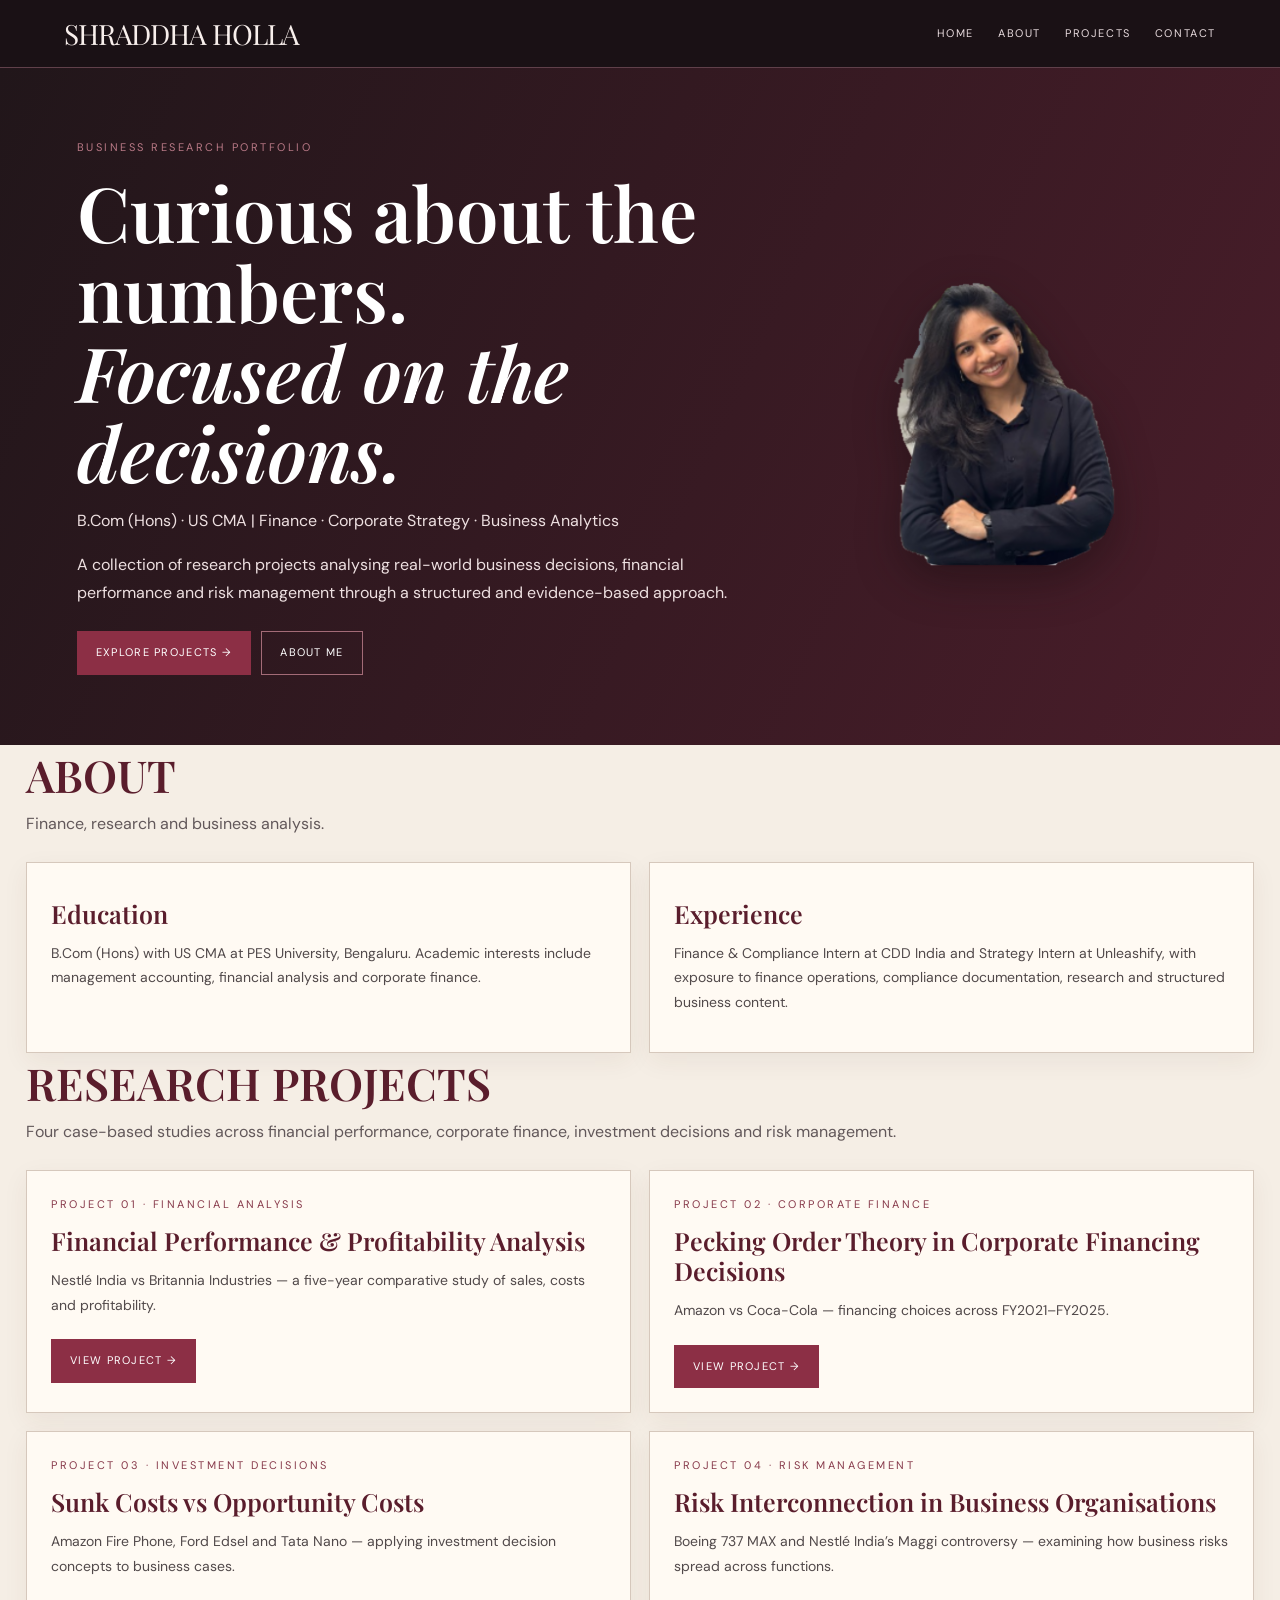
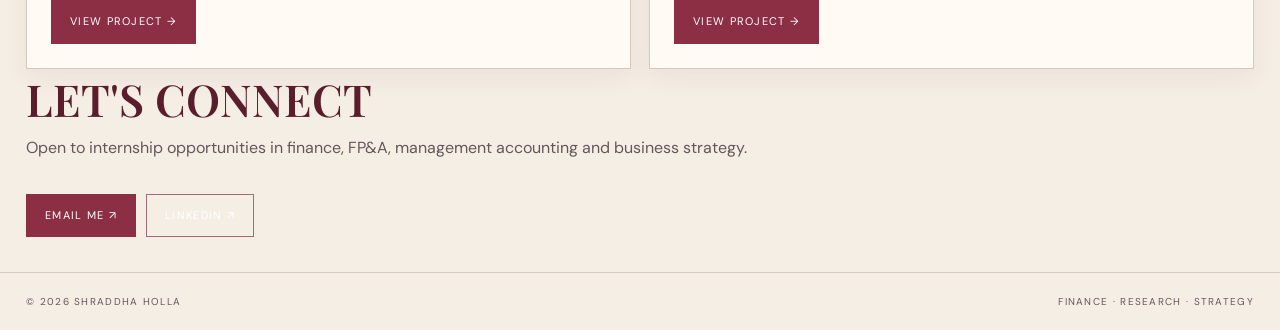
<file: index.html>
<!doctype html><html lang="en"><head><meta charset="utf-8"><meta name="viewport" content="width=device-width,initial-scale=1"><title>Shraddha Holla | Finance & Business Research Portfolio</title><link href="https://fonts.googleapis.com/css2?family=DM+Sans:wght@400;500;600;700&family=Playfair+Display:wght@500;600;700;1,500&display=swap" rel="stylesheet"><link rel="stylesheet" href="style.css"></head><body>
<header><a class="brand" href="index.html">SHRADDHA HOLLA</a><nav class="nav"><a href="#home">Home</a><a href="#about">About</a><a href="#projects">Projects</a><a href="#contact">Contact</a></nav></header>
<main><section class="hero" id="home"><div><div class="eyebrow">Business Research Portfolio</div><h1>Curious about the numbers.<br><em>Focused on the decisions.</em></h1><p>B.Com (Hons) · US CMA | Finance · Corporate Strategy · Business Analytics</p><p>A collection of research projects analysing real-world business decisions, financial performance and risk management through a structured and evidence-based approach.</p><a class="btn primary" href="#projects">Explore Projects →</a><a class="btn" href="#about">About Me</a></div><img class="portrait" src="shraddha-portrait-transparent.png" alt="Portrait of Shraddha Holla"></section>
<section class="wrap" id="about"><div class="section-head"><h2>About</h2><p>Finance, research and business analysis.</p></div><div class="cards"><article class="card"><h3>Education</h3><p>B.Com (Hons) with US CMA at PES University, Bengaluru. Academic interests include management accounting, financial analysis and corporate finance.</p></article><article class="card"><h3>Experience</h3><p>Finance & Compliance Intern at CDD India and Strategy Intern at Unleashify, with exposure to finance operations, compliance documentation, research and structured business content.</p></article></div></section>
<section class="wrap" id="projects"><div class="section-head"><h2>Research Projects</h2><p>Four case-based studies across financial performance, corporate finance, investment decisions and risk management.</p></div><div class="cards">
<article class="card"><div class="meta">Project 01 · Financial Analysis</div><h3>Financial Performance & Profitability Analysis</h3><p>Nestlé India vs Britannia Industries — a five-year comparative study of sales, costs and profitability.</p><a class="btn primary" href="project-nestle.html">View Project →</a></article>
<article class="card"><div class="meta">Project 02 · Corporate Finance</div><h3>Pecking Order Theory in Corporate Financing Decisions</h3><p>Amazon vs Coca-Cola — financing choices across FY2021–FY2025.</p><a class="btn primary" href="project-pecking-order.html">View Project →</a></article>
<article class="card"><div class="meta">Project 03 · Investment Decisions</div><h3>Sunk Costs vs Opportunity Costs</h3><p>Amazon Fire Phone, Ford Edsel and Tata Nano — applying investment decision concepts to business cases.</p><a class="btn primary" href="project-sunk-opportunity.html">View Project →</a></article>
<article class="card"><div class="meta">Project 04 · Risk Management</div><h3>Risk Interconnection in Business Organisations</h3><p>Boeing 737 MAX and Nestlé India’s Maggi controversy — examining how business risks spread across functions.</p><a class="btn primary" href="project-risk-interconnection.html">View Project →</a></article>
</div></section>
<section class="wrap" id="contact"><div class="section-head"><h2>Let's Connect</h2><p>Open to internship opportunities in finance, FP&A, management accounting and business strategy.</p></div><a class="btn primary" href="mailto:shraddhaholla09@gmail.com">Email Me ↗</a><a class="btn" href="https://www.linkedin.com/in/shraddhaholla" target="_blank">LinkedIn ↗</a></section></main><footer class="footer"><span>© 2026 Shraddha Holla</span><span>Finance · Research · Strategy</span></footer></body></html>
</file>
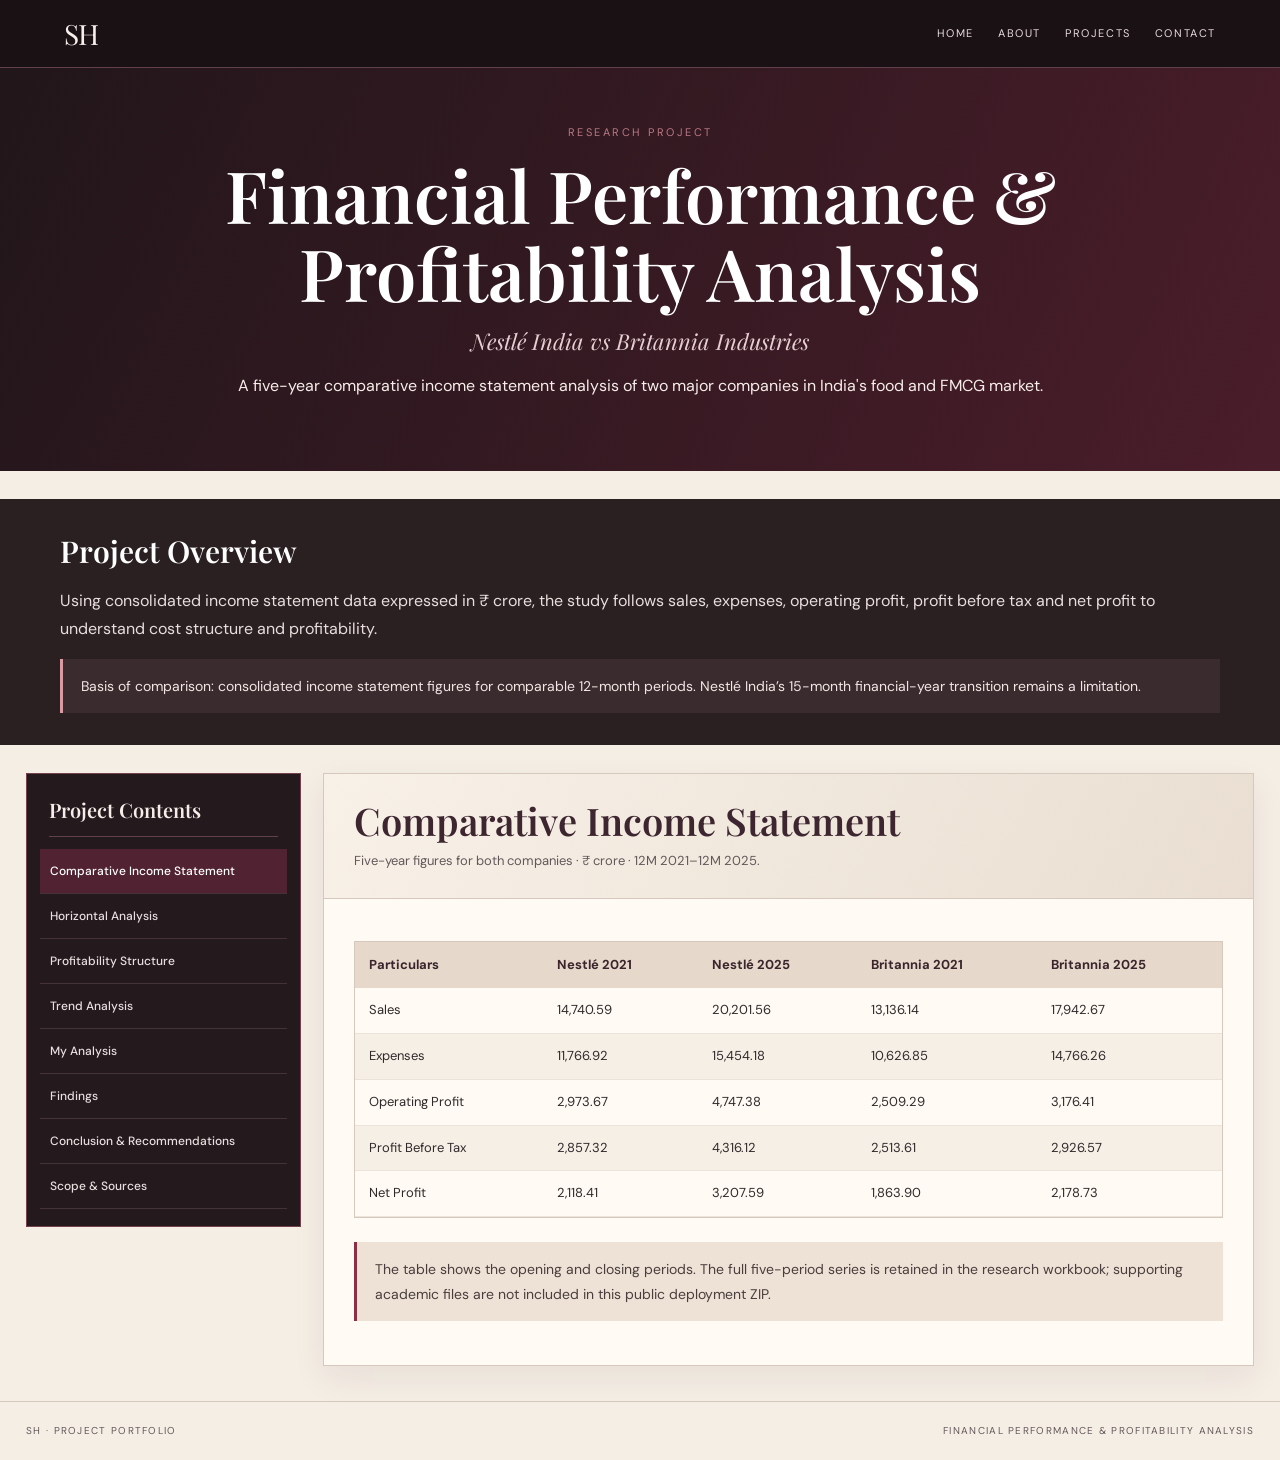
<file: project-nestle.html>
<!doctype html><html lang="en"><head><meta charset="utf-8"><meta name="viewport" content="width=device-width,initial-scale=1"><title>Financial Performance &amp; Profitability Analysis | Shraddha Holla</title><link href="https://fonts.googleapis.com/css2?family=DM+Sans:wght@400;500;600;700&family=Playfair+Display:wght@500;600;700;1,500&display=swap" rel="stylesheet"><link rel="stylesheet" href="style.css"></head><body>
<header><a class="brand" href="index.html">SH</a><nav class="nav"><a href="index.html">Home</a><a href="index.html#about">About</a><a href="index.html#projects">Projects</a><a href="index.html#contact">Contact</a></nav></header>
<section class="page-hero"><div class="eyebrow">Research Project</div><h1>Financial Performance & Profitability Analysis</h1><div class="subtitle">Nestlé India vs Britannia Industries</div><p>A five-year comparative income statement analysis of two major companies in India's food and FMCG market.</p></section>
<section class="overview"><h2>Project Overview</h2><p>Using consolidated income statement data expressed in ₹ crore, the study follows sales, expenses, operating profit, profit before tax and net profit to understand cost structure and profitability.</p><div class="note">Basis of comparison: consolidated income statement figures for comparable 12-month periods. Nestlé India’s 15-month financial-year transition remains a limitation.</div></section>
<div class="workspace"><aside class="sidebar"><h3>Project Contents</h3><button class="tab" data-tab="comparative" aria-selected="true">Comparative Income Statement</button><button class="tab" data-tab="horizontal" aria-selected="false">Horizontal Analysis</button><button class="tab" data-tab="vertical" aria-selected="false">Profitability Structure</button><button class="tab" data-tab="trend" aria-selected="false">Trend Analysis</button><button class="tab" data-tab="analysis" aria-selected="false">My Analysis</button><button class="tab" data-tab="findings" aria-selected="false">Findings</button><button class="tab" data-tab="conclusion" aria-selected="false">Conclusion & Recommendations</button><button class="tab" data-tab="sources" aria-selected="false">Scope & Sources</button></aside><article class="panel"><div class="panel-head"><h2 id="panelTitle">Comparative Income Statement</h2><p id="panelSubtitle">Five-year figures for both companies · ₹ crore · 12M 2021–12M 2025.</p></div><div class="panel-body" id="panelBody"><div class="table-scroll"><table><thead><tr><th>Particulars</th><th>Nestlé 2021</th><th>Nestlé 2025</th><th>Britannia 2021</th><th>Britannia 2025</th></tr></thead><tbody><tr><td>Sales</td><td>14,740.59</td><td>20,201.56</td><td>13,136.14</td><td>17,942.67</td></tr><tr><td>Expenses</td><td>11,766.92</td><td>15,454.18</td><td>10,626.85</td><td>14,766.26</td></tr><tr><td>Operating Profit</td><td>2,973.67</td><td>4,747.38</td><td>2,509.29</td><td>3,176.41</td></tr><tr><td>Profit Before Tax</td><td>2,857.32</td><td>4,316.12</td><td>2,513.61</td><td>2,926.57</td></tr><tr><td>Net Profit</td><td>2,118.41</td><td>3,207.59</td><td>1,863.90</td><td>2,178.73</td></tr></tbody></table></div><div class="callout">The table shows the opening and closing periods. The full five-period series is retained in the research workbook; supporting academic files are not included in this public deployment ZIP.</div></div></article></div>
<footer class="footer"><span>SH · Project Portfolio</span><span>Financial Performance & Profitability Analysis</span></footer>
<script>const DATA={"comparative": {"title": "Comparative Income Statement", "subtitle": "Five-year figures for both companies · ₹ crore · 12M 2021–12M 2025.", "body": "<div class=\"table-scroll\"><table><thead><tr><th>Particulars<\/th><th>Nestlé 2021<\/th><th>Nestlé 2025<\/th><th>Britannia 2021<\/th><th>Britannia 2025<\/th><\/tr><\/thead><tbody><tr><td>Sales<\/td><td>14,740.59<\/td><td>20,201.56<\/td><td>13,136.14<\/td><td>17,942.67<\/td><\/tr><tr><td>Expenses<\/td><td>11,766.92<\/td><td>15,454.18<\/td><td>10,626.85<\/td><td>14,766.26<\/td><\/tr><tr><td>Operating Profit<\/td><td>2,973.67<\/td><td>4,747.38<\/td><td>2,509.29<\/td><td>3,176.41<\/td><\/tr><tr><td>Profit Before Tax<\/td><td>2,857.32<\/td><td>4,316.12<\/td><td>2,513.61<\/td><td>2,926.57<\/td><\/tr><tr><td>Net Profit<\/td><td>2,118.41<\/td><td>3,207.59<\/td><td>1,863.90<\/td><td>2,178.73<\/td><\/tr><\/tbody><\/table><\/div><div class=\"callout\">The table shows the opening and closing periods. The full five-period series is retained in the research workbook; supporting academic files are not included in this public deployment ZIP.<\/div>"}, "horizontal": {"title": "Horizontal Analysis", "subtitle": "Growth across the comparable 12-month period.", "body": "<div class=\"table-scroll\"><table><thead><tr><th>Measure<\/th><th>Nestlé India<\/th><th>Britannia Industries<\/th><\/tr><\/thead><tbody><tr><td>Sales Growth<\/td><td>37.05%<\/td><td>36.59%<\/td><\/tr><tr><td>Expenses Growth<\/td><td>31.34%<\/td><td>38.97%<\/td><\/tr><tr><td>Operating Profit Growth<\/td><td>59.65%<\/td><td>26.59%<\/td><\/tr><tr><td>PBT Growth<\/td><td>51.05%<\/td><td>16.43%<\/td><\/tr><tr><td>Net Profit Growth<\/td><td>51.41%<\/td><td>16.89%<\/td><\/tr><\/tbody><\/table><\/div>"}, "vertical": {"title": "Profitability Structure", "subtitle": "Margins at the beginning and end of the period.", "body": "<div class=\"table-scroll\"><table><thead><tr><th>Margin<\/th><th>Nestlé 2021<\/th><th>Nestlé 2025<\/th><th>Britannia 2021<\/th><th>Britannia 2025<\/th><\/tr><\/thead><tbody><tr><td>Operating Profit Margin<\/td><td>20.17%<\/td><td>23.50%<\/td><td>19.10%<\/td><td>17.70%<\/td><\/tr><tr><td>Net Profit Margin<\/td><td>14.37%<\/td><td>15.88%<\/td><td>14.19%<\/td><td>12.14%<\/td><\/tr><\/tbody><\/table><\/div>"}, "trend": {"title": "Trend Analysis", "subtitle": "How sales and profitability developed across the period.", "body": "<div class=\"metrics\"><div class=\"metric\"><b>₹20,201.56cr<\/b><span>Nestlé India sales · 12M 2025<\/span><\/div><div class=\"metric\"><b>₹17,942.67cr<\/b><span>Britannia sales · 12M 2025<\/span><\/div><div class=\"metric\"><b>23.50%<\/b><span>Nestlé operating margin · 12M 2025<\/span><\/div><\/div><p>Nestlé India’s operating and net profit margins improved over the period, while Britannia Industries’ margins declined. The year-on-year path was not uniform for either company.<\/p>"}, "analysis": {"title": "My Analysis", "subtitle": "Interpretation of the comparative figures.", "body": "<ul><li>Sales growth was closely matched between the two companies.<\/li><li>Nestlé India’s expense growth remained below its sales growth, while Britannia Industries’ expense growth exceeded its sales growth.<\/li><li>Nestlé India recorded stronger growth in operating profit, PBT and net profit.<\/li><li>The margin movement suggests different cost absorption and profitability patterns.<\/li><\/ul>"}, "findings": {"title": "Key Findings", "subtitle": "Main findings from the study.", "body": "<ol><li>Both companies expanded sales across the comparable period.<\/li><li>Nestlé India’s operating profit grew faster than Britannia’s.<\/li><li>Nestlé India improved operating and net profit margins; Britannia’s declined.<\/li><li>Sales growth alone does not explain profitability: expense growth and operating efficiency also matter.<\/li><\/ol>"}, "conclusion": {"title": "Conclusion & Recommendations", "subtitle": "Implications for cost management and profitability.", "body": "<p>The study concludes that both companies expanded sales, but their profitability patterns differed. Nestlé India recorded stronger growth in operating profit, PBT and net profit, supported by expense growth below sales growth. Britannia Industries experienced higher expense growth and declining profitability margins.<\/p><ol><li>Strengthen expense management and monitor cost escalation.<\/li><li>Improve operating and net profit margins through cost efficiency and pricing and product strategies.<\/li><li>Monitor fluctuations in operating profit, PBT and net profit.<\/li><li>Balance revenue growth with cost control.<\/li><\/ol>"}, "sources": {"title": "Scope & Sources", "subtitle": "Data basis and limitations.", "body": "<p>The comparison uses selected consolidated income statement items for Nestlé India and Britannia Industries over 12M 2021 to 12M 2025. The study applies comparative, horizontal, vertical and trend analysis.<\/p><div class=\"callout\">Nestlé India’s financial-year transition included a 15-month period. A comparable 12-month series is used in this study, and the transition remains a limitation when interpreting year-on-year movements.<\/div><p>Underlying data was collected from official annual reports and financial results. Original research files and calculation workbooks are not included in the public website ZIP.<\/p>"}};function show(k){document.querySelectorAll('.tab').forEach(b=>b.setAttribute('aria-selected',String(b.dataset.tab===k)));const d=DATA[k];document.getElementById('panelTitle').textContent=d.title;document.getElementById('panelSubtitle').textContent=d.subtitle;document.getElementById('panelBody').innerHTML=d.body;}document.querySelectorAll('.tab').forEach(b=>b.addEventListener('click',()=>show(b.dataset.tab)));</script></body></html>
</file>
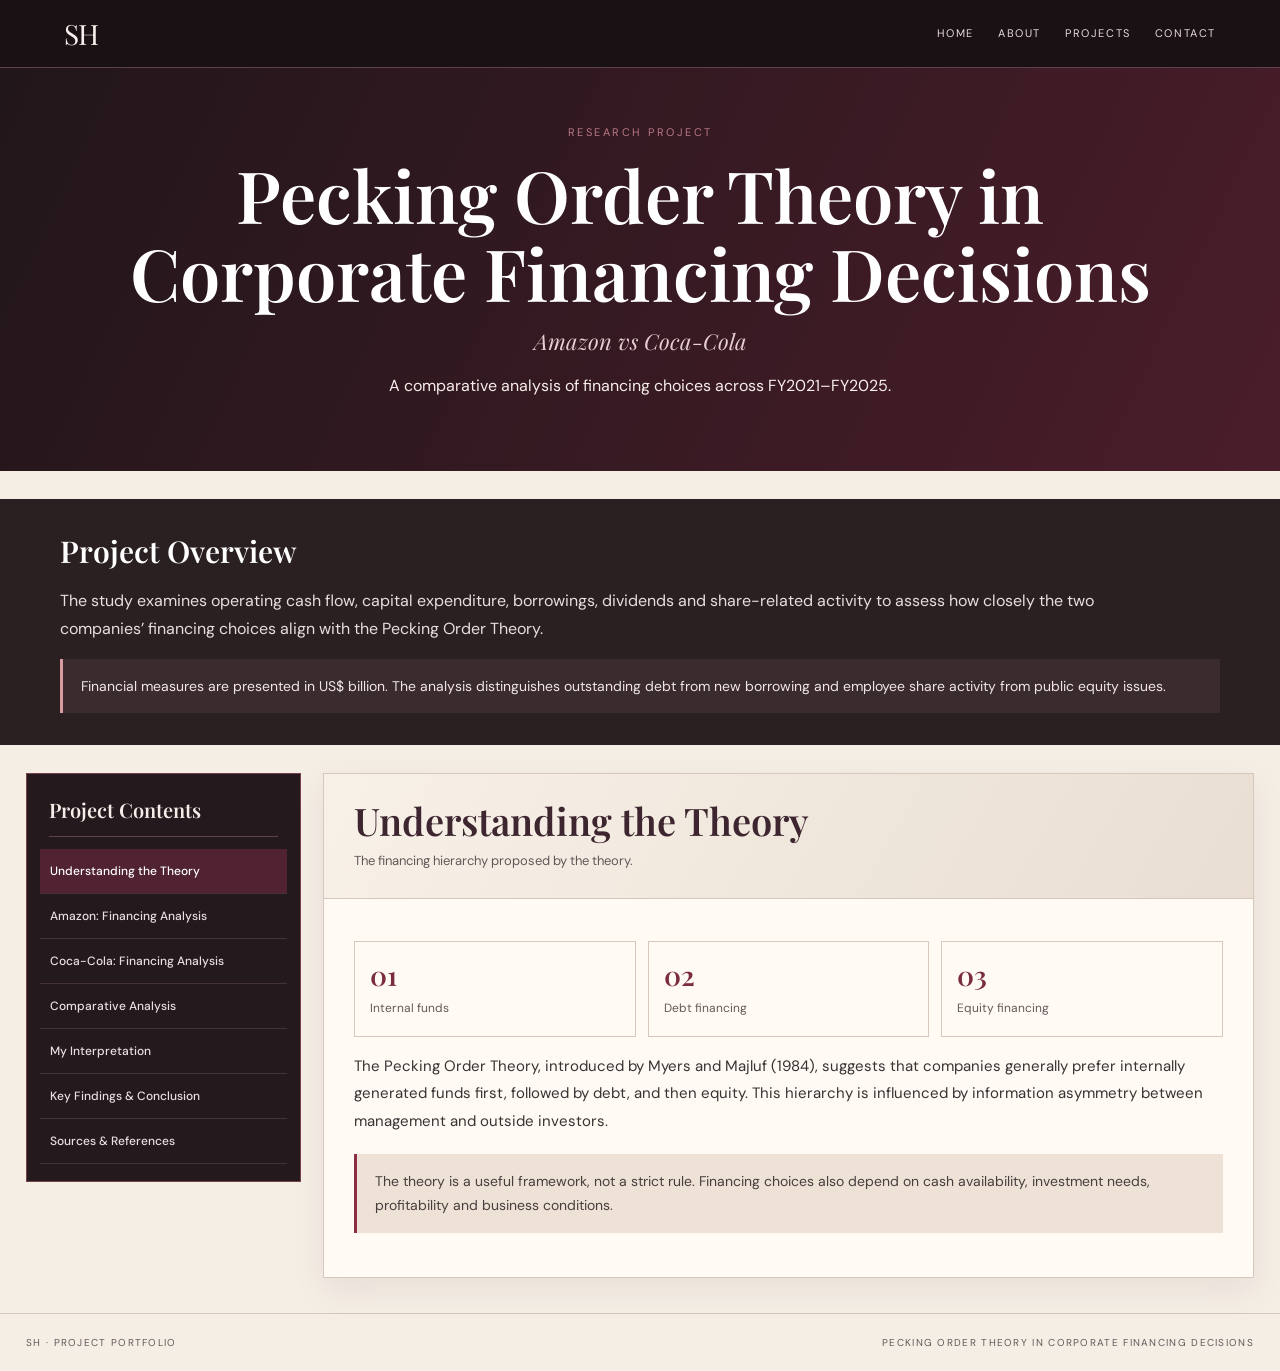
<file: project-pecking-order.html>
<!doctype html><html lang="en"><head><meta charset="utf-8"><meta name="viewport" content="width=device-width,initial-scale=1"><title>Pecking Order Theory in Corporate Financing Decisions | Shraddha Holla</title><link href="https://fonts.googleapis.com/css2?family=DM+Sans:wght@400;500;600;700&family=Playfair+Display:wght@500;600;700;1,500&display=swap" rel="stylesheet"><link rel="stylesheet" href="style.css"></head><body>
<header><a class="brand" href="index.html">SH</a><nav class="nav"><a href="index.html">Home</a><a href="index.html#about">About</a><a href="index.html#projects">Projects</a><a href="index.html#contact">Contact</a></nav></header>
<section class="page-hero"><div class="eyebrow">Research Project</div><h1>Pecking Order Theory in Corporate Financing Decisions</h1><div class="subtitle">Amazon vs Coca-Cola</div><p>A comparative analysis of financing choices across FY2021–FY2025.</p></section>
<section class="overview"><h2>Project Overview</h2><p>The study examines operating cash flow, capital expenditure, borrowings, dividends and share-related activity to assess how closely the two companies’ financing choices align with the Pecking Order Theory.</p><div class="note">Financial measures are presented in US$ billion. The analysis distinguishes outstanding debt from new borrowing and employee share activity from public equity issues.</div></section>
<div class="workspace"><aside class="sidebar"><h3>Project Contents</h3><button class="tab" data-tab="theory" aria-selected="true">Understanding the Theory</button><button class="tab" data-tab="amazon" aria-selected="false">Amazon: Financing Analysis</button><button class="tab" data-tab="coke" aria-selected="false">Coca-Cola: Financing Analysis</button><button class="tab" data-tab="compare" aria-selected="false">Comparative Analysis</button><button class="tab" data-tab="interpret" aria-selected="false">My Interpretation</button><button class="tab" data-tab="findings" aria-selected="false">Key Findings & Conclusion</button><button class="tab" data-tab="sources" aria-selected="false">Sources & References</button></aside><article class="panel"><div class="panel-head"><h2 id="panelTitle">Understanding the Theory</h2><p id="panelSubtitle">The financing hierarchy proposed by the theory.</p></div><div class="panel-body" id="panelBody"><div class="metrics"><div class="metric"><b>01</b><span>Internal funds</span></div><div class="metric"><b>02</b><span>Debt financing</span></div><div class="metric"><b>03</b><span>Equity financing</span></div></div><p>The Pecking Order Theory, introduced by Myers and Majluf (1984), suggests that companies generally prefer internally generated funds first, followed by debt, and then equity. This hierarchy is influenced by information asymmetry between management and outside investors.</p><div class="callout">The theory is a useful framework, not a strict rule. Financing choices also depend on cash availability, investment needs, profitability and business conditions.</div></div></article></div>
<footer class="footer"><span>SH · Project Portfolio</span><span>Pecking Order Theory in Corporate Financing Decisions</span></footer>
<script>const DATA={"theory": {"title": "Understanding the Theory", "subtitle": "The financing hierarchy proposed by the theory.", "body": "<div class=\"metrics\"><div class=\"metric\"><b>01<\/b><span>Internal funds<\/span><\/div><div class=\"metric\"><b>02<\/b><span>Debt financing<\/span><\/div><div class=\"metric\"><b>03<\/b><span>Equity financing<\/span><\/div><\/div><p>The Pecking Order Theory, introduced by Myers and Majluf (1984), suggests that companies generally prefer internally generated funds first, followed by debt, and then equity. This hierarchy is influenced by information asymmetry between management and outside investors.<\/p><div class=\"callout\">The theory is a useful framework, not a strict rule. Financing choices also depend on cash availability, investment needs, profitability and business conditions.<\/div>"}, "amazon": {"title": "Amazon: Financing Analysis", "subtitle": "Operating cash flow and investment · FY2021–FY2025.", "body": "<div class=\"table-scroll\"><table><thead><tr><th>FY<\/th><th>Operating Cash Flow (US$bn)<\/th><th>PP&E Purchases (US$bn)<\/th><\/tr><\/thead><tbody><tr><td>2021<\/td><td>46.33<\/td><td>61.05<\/td><\/tr><tr><td>2022<\/td><td>46.75<\/td><td>63.65<\/td><\/tr><tr><td>2023<\/td><td>84.95<\/td><td>52.73<\/td><\/tr><tr><td>2024<\/td><td>115.88<\/td><td>83.00<\/td><\/tr><tr><td>2025<\/td><td>139.51<\/td><td>131.82<\/td><\/tr><\/tbody><\/table><\/div><p>Operating cash flow was below purchases of property and equipment in FY2021 and FY2022, then exceeded them from FY2023 onward. Year-end debt outstanding is not the same as new borrowing during a year.<\/p>"}, "coke": {"title": "Coca-Cola: Financing Analysis", "subtitle": "Cash generation, debt, dividends and share-related activity.", "body": "<p>Coca-Cola generated positive operating cash flow in each year and operating cash flow remained above capital expenditure throughout FY2021–FY2025. Cash flow declined in the final two years.<\/p><p>Employee share-option exercises and share repurchases should not be treated as equivalent to raising new public equity capital. The research also distinguishes year-end debt balances from new borrowing during the year.<\/p>"}, "compare": {"title": "Comparative Analysis", "subtitle": "How the financing patterns compare.", "body": "<div class=\"table-scroll\"><table><thead><tr><th>Basis<\/th><th>Amazon<\/th><th>Coca-Cola<\/th><\/tr><\/thead><tbody><tr><td>Internal funds<\/td><td>OCF rose strongly; above PP&E purchases from FY2023<\/td><td>OCF above capital expenditure in all five years<\/td><\/tr><tr><td>Investment requirements<\/td><td>High and increasing<\/td><td>Comparatively lower<\/td><\/tr><tr><td>Debt<\/td><td>Borrowings changed with financing requirements<\/td><td>Long-term debt increased in later years<\/td><\/tr><tr><td>Overall alignment<\/td><td>Considerable alignment<\/td><td>Partial alignment<\/td><\/tr><\/tbody><\/table><\/div>"}, "interpret": {"title": "My Interpretation", "subtitle": "What the evidence suggests.", "body": "<p>Both companies generated positive operating cash flow throughout the study period. Amazon’s operating cash flow increased substantially, while Coca-Cola maintained positive cash generation despite a decline in the final two years.<\/p><p>The two companies also used debt and undertook equity-related transactions. The evidence suggests considerable alignment for Amazon and partial alignment for Coca-Cola, rather than strict adherence to a single financing hierarchy.<\/p>"}, "findings": {"title": "Key Findings & Conclusion", "subtitle": "The theory is useful, but not universally prescriptive.", "body": "<ol><li>Both companies generated positive operating cash flow across FY2021–FY2025.<\/li><li>Amazon’s operating cash flow exceeded PP&E purchases from FY2023 onward, but not in FY2021 or FY2022.<\/li><li>Coca-Cola’s operating cash flow remained above capital expenditure in all five years.<\/li><li>Financing choices reflect company-specific investment and cash-flow requirements.<\/li><\/ol>"}, "sources": {"title": "Sources & References", "subtitle": "Scope, method and key literature.", "body": "<ul><li>Myers, S. C., & Majluf, N. S. (1984). Corporate financing and investment decisions when firms have information that investors do not have.<\/li><li>Myers, S. C. (1984). The Capital Structure Puzzle.<\/li><li>Shyam-Sunder & Myers (1999). Testing static tradeoff against pecking order models.<\/li><li>Frank & Goyal (2003). Testing the pecking order theory of capital structure.<\/li><li>Company annual reports and financial statements, FY2021–FY2025.<\/li><\/ul><p>Amounts are in US$ billion. The study is based on publicly available secondary data.<\/p>"}};function show(k){document.querySelectorAll('.tab').forEach(b=>b.setAttribute('aria-selected',String(b.dataset.tab===k)));const d=DATA[k];document.getElementById('panelTitle').textContent=d.title;document.getElementById('panelSubtitle').textContent=d.subtitle;document.getElementById('panelBody').innerHTML=d.body;}document.querySelectorAll('.tab').forEach(b=>b.addEventListener('click',()=>show(b.dataset.tab)));</script></body></html>
</file>
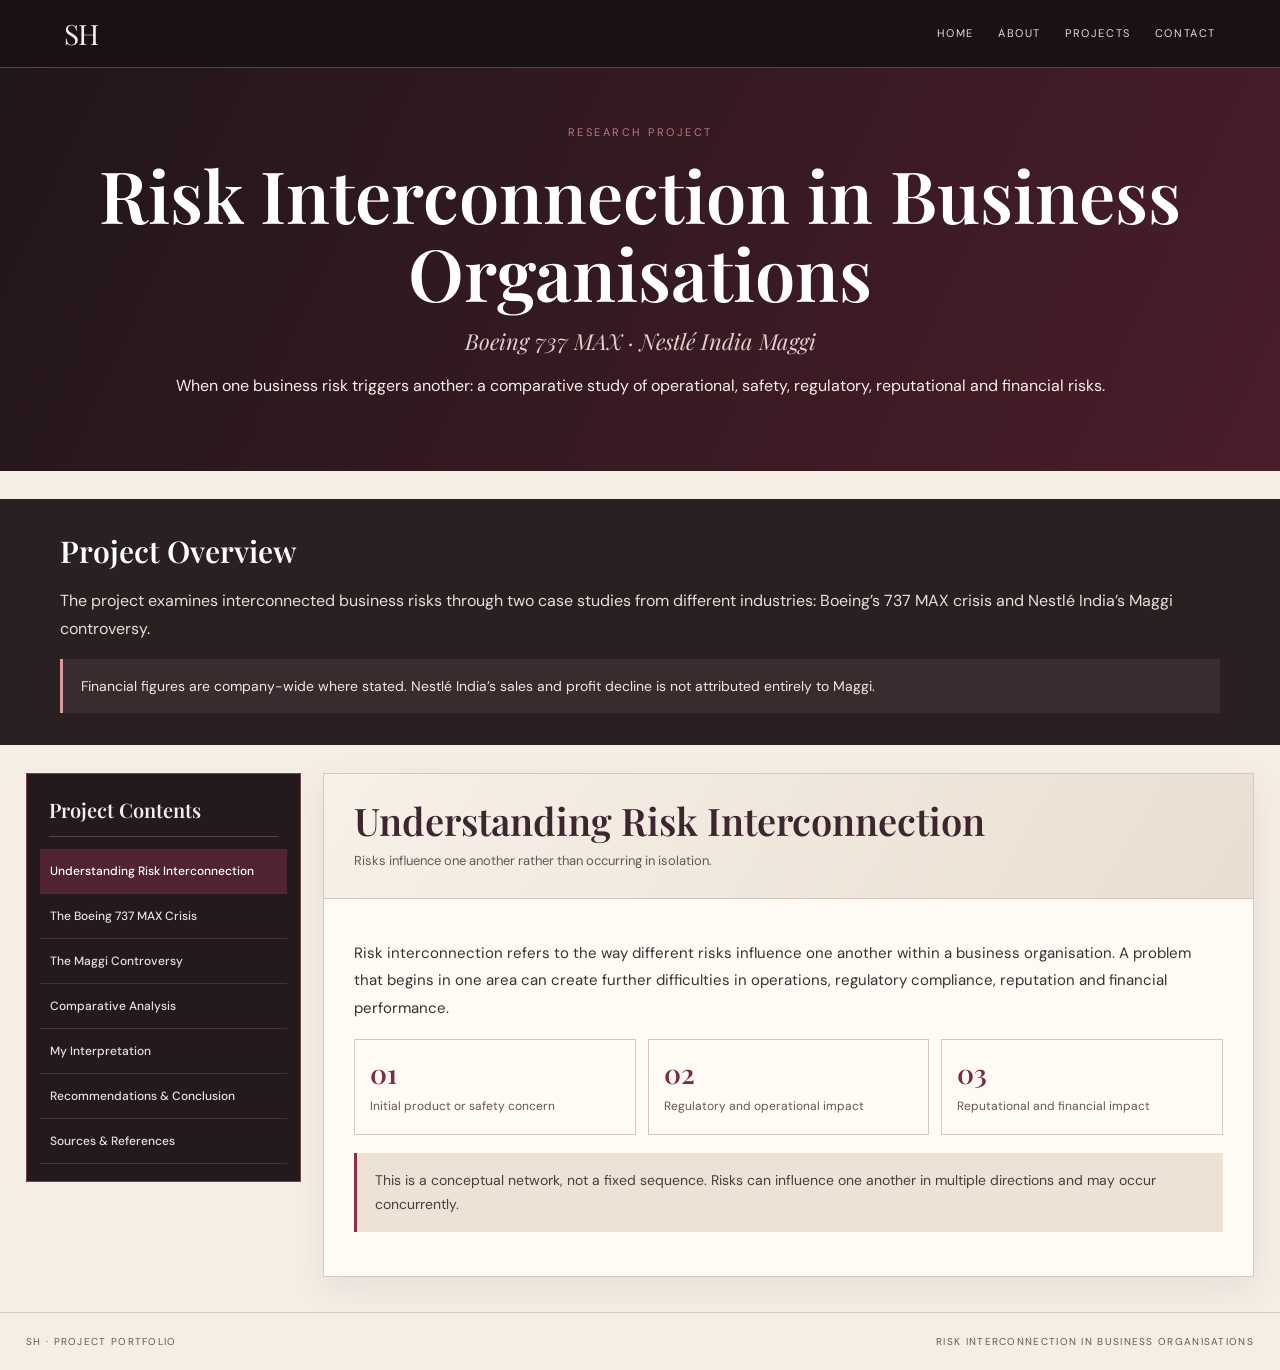
<file: project-risk-interconnection.html>
<!doctype html><html lang="en"><head><meta charset="utf-8"><meta name="viewport" content="width=device-width,initial-scale=1"><title>Risk Interconnection in Business Organisations | Shraddha Holla</title><link href="https://fonts.googleapis.com/css2?family=DM+Sans:wght@400;500;600;700&family=Playfair+Display:wght@500;600;700;1,500&display=swap" rel="stylesheet"><link rel="stylesheet" href="style.css"></head><body>
<header><a class="brand" href="index.html">SH</a><nav class="nav"><a href="index.html">Home</a><a href="index.html#about">About</a><a href="index.html#projects">Projects</a><a href="index.html#contact">Contact</a></nav></header>
<section class="page-hero"><div class="eyebrow">Research Project</div><h1>Risk Interconnection in Business Organisations</h1><div class="subtitle">Boeing 737 MAX · Nestlé India Maggi</div><p>When one business risk triggers another: a comparative study of operational, safety, regulatory, reputational and financial risks.</p></section>
<section class="overview"><h2>Project Overview</h2><p>The project examines interconnected business risks through two case studies from different industries: Boeing’s 737 MAX crisis and Nestlé India’s Maggi controversy.</p><div class="note">Financial figures are company-wide where stated. Nestlé India’s sales and profit decline is not attributed entirely to Maggi.</div></section>
<div class="workspace"><aside class="sidebar"><h3>Project Contents</h3><button class="tab" data-tab="framework" aria-selected="true">Understanding Risk Interconnection</button><button class="tab" data-tab="boeing" aria-selected="false">The Boeing 737 MAX Crisis</button><button class="tab" data-tab="maggi" aria-selected="false">The Maggi Controversy</button><button class="tab" data-tab="compare" aria-selected="false">Comparative Analysis</button><button class="tab" data-tab="interpret" aria-selected="false">My Interpretation</button><button class="tab" data-tab="recommend" aria-selected="false">Recommendations & Conclusion</button><button class="tab" data-tab="sources" aria-selected="false">Sources & References</button></aside><article class="panel"><div class="panel-head"><h2 id="panelTitle">Understanding Risk Interconnection</h2><p id="panelSubtitle">Risks influence one another rather than occurring in isolation.</p></div><div class="panel-body" id="panelBody"><p>Risk interconnection refers to the way different risks influence one another within a business organisation. A problem that begins in one area can create further difficulties in operations, regulatory compliance, reputation and financial performance.</p><div class="metrics"><div class="metric"><b>01</b><span>Initial product or safety concern</span></div><div class="metric"><b>02</b><span>Regulatory and operational impact</span></div><div class="metric"><b>03</b><span>Reputational and financial impact</span></div></div><div class="callout">This is a conceptual network, not a fixed sequence. Risks can influence one another in multiple directions and may occur concurrently.</div></div></article></div>
<footer class="footer"><span>SH · Project Portfolio</span><span>Risk Interconnection in Business Organisations</span></footer>
<script>const DATA={"framework": {"title": "Understanding Risk Interconnection", "subtitle": "Risks influence one another rather than occurring in isolation.", "body": "<p>Risk interconnection refers to the way different risks influence one another within a business organisation. A problem that begins in one area can create further difficulties in operations, regulatory compliance, reputation and financial performance.<\/p><div class=\"metrics\"><div class=\"metric\"><b>01<\/b><span>Initial product or safety concern<\/span><\/div><div class=\"metric\"><b>02<\/b><span>Regulatory and operational impact<\/span><\/div><div class=\"metric\"><b>03<\/b><span>Reputational and financial impact<\/span><\/div><\/div><div class=\"callout\">This is a conceptual network, not a fixed sequence. Risks can influence one another in multiple directions and may occur concurrently.<\/div>"}, "boeing": {"title": "The Boeing 737 MAX Crisis", "subtitle": "Safety concerns with regulatory, operational, reputational and financial consequences.", "body": "<p>Two fatal accidents involving Lion Air Flight 610 in October 2018 and Ethiopian Airlines Flight 302 in March 2019 resulted in 346 deaths. Investigations raised concerns about the aircraft’s design and the Maneuvering Characteristics Augmentation System (MCAS), including design, safety assessment and pilot information issues.<\/p><div class=\"metrics\"><div class=\"metric\"><b>346<\/b><span>Fatalities in the two accidents<\/span><\/div><div class=\"metric\"><b>US$8.259bn<\/b><span>2019 customer considerations charge, net of US$500m insurance recoveries<\/span><\/div><div class=\"metric\"><b>US$2.567bn<\/b><span>2020 abnormal production costs related to the 737 MAX programme<\/span><\/div><\/div><div class=\"table-scroll\"><table><thead><tr><th>Financial item<\/th><th>US$ million<\/th><th>Year<\/th><\/tr><\/thead><tbody><tr><td>Customer considerations (net of recoveries)<\/td><td>8,259<\/td><td>2019<\/td><\/tr><tr><td>Additional grounding-related expenses<\/td><td>328<\/td><td>2019<\/td><\/tr><tr><td>Additional customer considerations<\/td><td>498<\/td><td>2020<\/td><\/tr><tr><td>Grounding-related expenses incl. inventory impairment<\/td><td>416<\/td><td>2020<\/td><\/tr><tr><td>Abnormal production costs<\/td><td>2,567<\/td><td>2020<\/td><\/tr><\/tbody><\/table><\/div><p>The FAA approved return to service in November 2020. The financial items are distinct categories.<\/p>"}, "maggi": {"title": "Nestlé India — Maggi Controversy", "subtitle": "Product withdrawal, regulatory proceedings and consumer confidence.", "body": "<p>In 2015, Maggi noodles faced concerns about lead levels and product labelling. On 5 June 2015, FSSAI ordered withdrawal of nine approved variants. On 13 August 2015, the Bombay High Court set aside the ban on procedural grounds and directed fresh testing at accredited laboratories. Maggi returned to the Indian market in November 2015.<\/p><div class=\"table-scroll\"><table><thead><tr><th>Company-wide financial measure<\/th><th>2014<\/th><th>2015<\/th><th>Change<\/th><\/tr><\/thead><tbody><tr><td>Net sales (₹ crore)<\/td><td>9,806<\/td><td>8,123<\/td><td>−17.2%<\/td><\/tr><tr><td>Net profit (₹ crore)<\/td><td>1,185<\/td><td>563<\/td><td>−52.5%<\/td><\/tr><tr><td>Exceptional items (₹ crore)<\/td><td>—<\/td><td>501<\/td><td>—<\/td><\/tr><\/tbody><\/table><\/div><div class=\"callout\">These are Nestlé India’s company-wide figures. The overall sales and profit decline cannot be attributed entirely to Maggi.<\/div>"}, "compare": {"title": "Comparative Analysis", "subtitle": "Two industries, similar patterns of risk spreading.", "body": "<div class=\"table-scroll\"><table><thead><tr><th>Basis<\/th><th>Boeing<\/th><th>Nestlé India<\/th><\/tr><\/thead><tbody><tr><td>Initial concern<\/td><td>Aircraft safety and design<\/td><td>Product safety and labelling<\/td><\/tr><tr><td>Operational impact<\/td><td>Aircraft grounding and delivery delays<\/td><td>Product withdrawal and sales disruption<\/td><\/tr><tr><td>Regulatory impact<\/td><td>Aviation investigations and grounding orders<\/td><td>FSSAI action and legal proceedings<\/td><\/tr><tr><td>Reputational impact<\/td><td>Stakeholder confidence<\/td><td>Consumer confidence<\/td><\/tr><tr><td>Financial impact<\/td><td>Customer considerations and production costs<\/td><td>Sales decline and exceptional charges<\/td><\/tr><\/tbody><\/table><\/div>"}, "interpret": {"title": "My Interpretation", "subtitle": "The wider business impact is greater than the initial incident.", "body": "<p>Both cases demonstrate how a safety or product-related concern can extend beyond its original function. Regulatory action may disrupt operations; disruption can affect customers and stakeholders; and loss of confidence and additional costs can pressure financial performance.<\/p><p>Quality, operations, compliance, communications and finance need to share information and assess how one event may affect the wider organisation.<\/p>"}, "recommend": {"title": "Recommendations & Conclusion", "subtitle": "An integrated approach to organisational risk.", "body": "<ol><li>Establish an integrated risk register and monitoring system.<\/li><li>Strengthen quality management, safety assessments and internal controls.<\/li><li>Introduce risk-based budgeting and scenario analysis for stoppages, recalls and delivery delays.<\/li><li>Strengthen regulatory preparedness and maintain clear compliance records.<\/li><li>Improve crisis communication with stakeholders.<\/li><li>Involve senior management and the board in regular oversight.<\/li><\/ol>"}, "sources": {"title": "Sources & References", "subtitle": "Research basis and selected references.", "body": "<ul><li>Boeing. (2021). Annual Report 2020 (Form 10-K).<\/li><li>Federal Aviation Administration. (2020). FAA statement on Boeing 737 MAX return to service.<\/li><li>Herkert, Borenstein & Miller (2020). The Boeing 737 MAX: Lessons for engineering ethics.<\/li><li>ISO. (2018). Risk management—Guidelines (ISO 31000:2018).<\/li><li>Nestlé India Limited. (2016). Annual Report 2015.<\/li><li>Pescaroli & Alexander (2018). Understanding compound, interconnected, interacting, and cascading risks.<\/li><li>U.S. House Committee on Transportation and Infrastructure (2020). Final committee report on the Boeing 737 MAX.<\/li><\/ul><p>The study uses secondary information and does not include primary interviews or questionnaires.<\/p>"}};function show(k){document.querySelectorAll('.tab').forEach(b=>b.setAttribute('aria-selected',String(b.dataset.tab===k)));const d=DATA[k];document.getElementById('panelTitle').textContent=d.title;document.getElementById('panelSubtitle').textContent=d.subtitle;document.getElementById('panelBody').innerHTML=d.body;}document.querySelectorAll('.tab').forEach(b=>b.addEventListener('click',()=>show(b.dataset.tab)));</script></body></html>
</file>
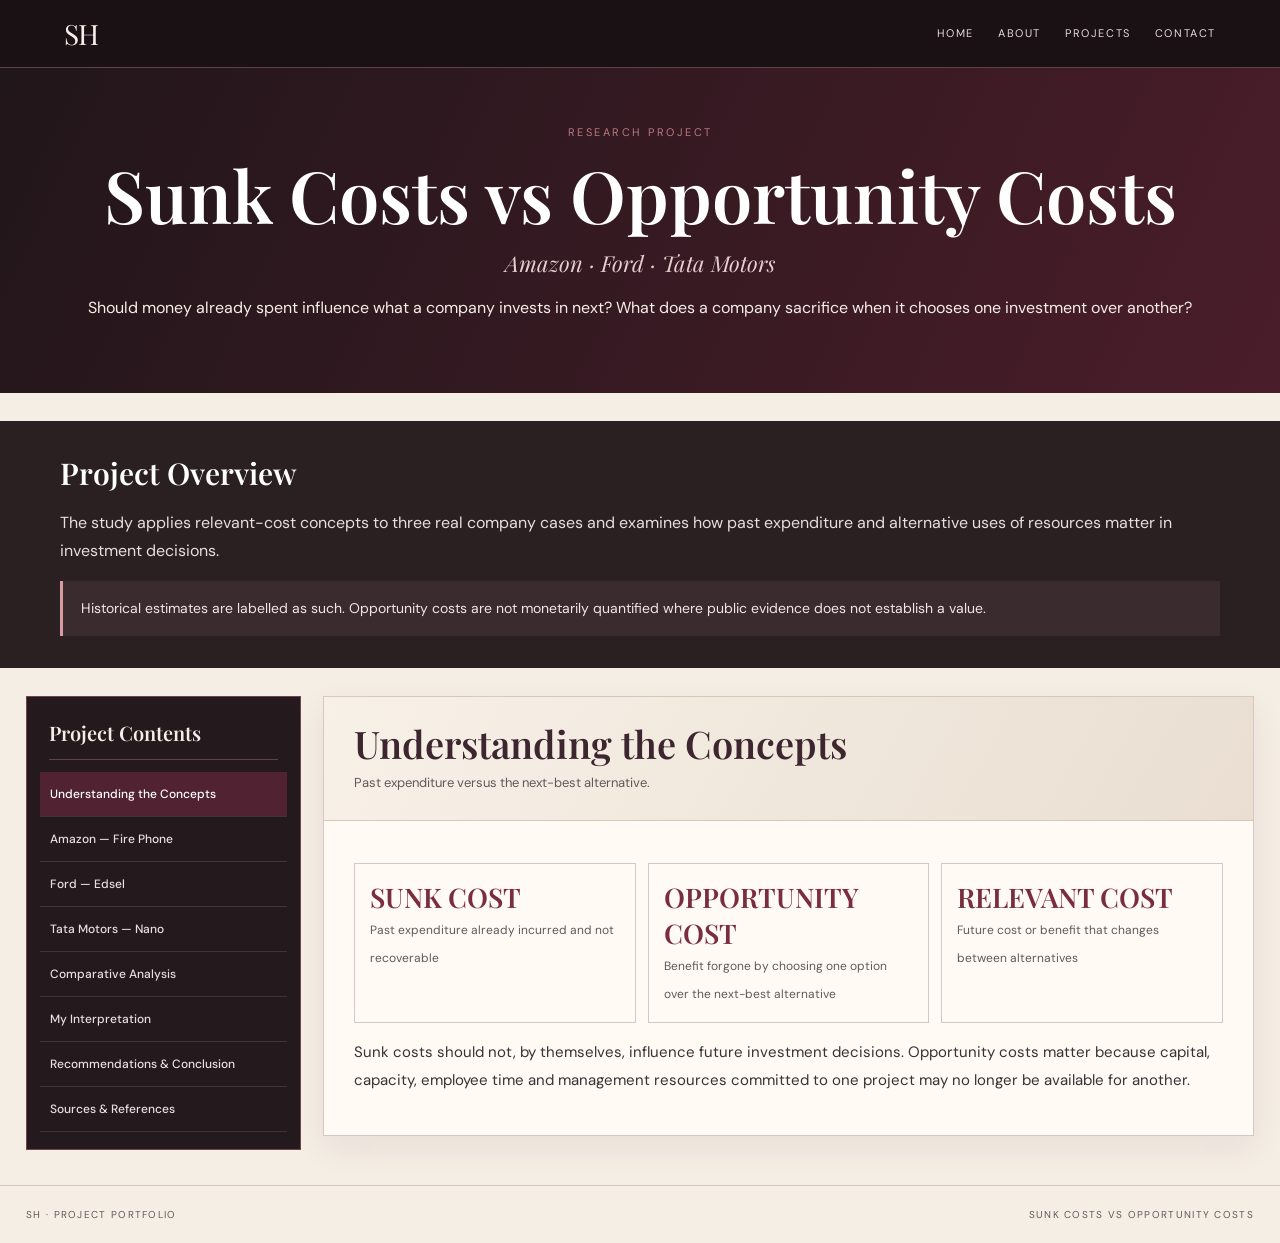
<file: project-sunk-opportunity.html>
<!doctype html><html lang="en"><head><meta charset="utf-8"><meta name="viewport" content="width=device-width,initial-scale=1"><title>Sunk Costs vs Opportunity Costs | Shraddha Holla</title><link href="https://fonts.googleapis.com/css2?family=DM+Sans:wght@400;500;600;700&family=Playfair+Display:wght@500;600;700;1,500&display=swap" rel="stylesheet"><link rel="stylesheet" href="style.css"></head><body>
<header><a class="brand" href="index.html">SH</a><nav class="nav"><a href="index.html">Home</a><a href="index.html#about">About</a><a href="index.html#projects">Projects</a><a href="index.html#contact">Contact</a></nav></header>
<section class="page-hero"><div class="eyebrow">Research Project</div><h1>Sunk Costs vs Opportunity Costs</h1><div class="subtitle">Amazon · Ford · Tata Motors</div><p>Should money already spent influence what a company invests in next? What does a company sacrifice when it chooses one investment over another?</p></section>
<section class="overview"><h2>Project Overview</h2><p>The study applies relevant-cost concepts to three real company cases and examines how past expenditure and alternative uses of resources matter in investment decisions.</p><div class="note">Historical estimates are labelled as such. Opportunity costs are not monetarily quantified where public evidence does not establish a value.</div></section>
<div class="workspace"><aside class="sidebar"><h3>Project Contents</h3><button class="tab" data-tab="concepts" aria-selected="true">Understanding the Concepts</button><button class="tab" data-tab="amazon" aria-selected="false">Amazon — Fire Phone</button><button class="tab" data-tab="ford" aria-selected="false">Ford — Edsel</button><button class="tab" data-tab="tata" aria-selected="false">Tata Motors — Nano</button><button class="tab" data-tab="compare" aria-selected="false">Comparative Analysis</button><button class="tab" data-tab="interpret" aria-selected="false">My Interpretation</button><button class="tab" data-tab="recommend" aria-selected="false">Recommendations & Conclusion</button><button class="tab" data-tab="sources" aria-selected="false">Sources & References</button></aside><article class="panel"><div class="panel-head"><h2 id="panelTitle">Understanding the Concepts</h2><p id="panelSubtitle">Past expenditure versus the next-best alternative.</p></div><div class="panel-body" id="panelBody"><div class="metrics"><div class="metric"><b>SUNK COST</b><span>Past expenditure already incurred and not recoverable</span></div><div class="metric"><b>OPPORTUNITY COST</b><span>Benefit forgone by choosing one option over the next-best alternative</span></div><div class="metric"><b>RELEVANT COST</b><span>Future cost or benefit that changes between alternatives</span></div></div><p>Sunk costs should not, by themselves, influence future investment decisions. Opportunity costs matter because capital, capacity, employee time and management resources committed to one project may no longer be available for another.</p></div></article></div>
<footer class="footer"><span>SH · Project Portfolio</span><span>Sunk Costs vs Opportunity Costs</span></footer>
<script>const DATA={"concepts": {"title": "Understanding the Concepts", "subtitle": "Past expenditure versus the next-best alternative.", "body": "<div class=\"metrics\"><div class=\"metric\"><b>SUNK COST<\/b><span>Past expenditure already incurred and not recoverable<\/span><\/div><div class=\"metric\"><b>OPPORTUNITY COST<\/b><span>Benefit forgone by choosing one option over the next-best alternative<\/span><\/div><div class=\"metric\"><b>RELEVANT COST<\/b><span>Future cost or benefit that changes between alternatives<\/span><\/div><\/div><p>Sunk costs should not, by themselves, influence future investment decisions. Opportunity costs matter because capital, capacity, employee time and management resources committed to one project may no longer be available for another.<\/p>"}, "amazon": {"title": "Amazon — Fire Phone", "subtitle": "Reported charges and remaining commitments in 2014.", "body": "<p>Amazon launched the Fire Phone in 2014, but it received a weak market response. Its Q3 2014 Form 10-Q reported approximately US$170 million in charges, primarily related to Fire Phone inventory valuation and supplier commitment costs. As of 30 September 2014, US$83 million in inventory and non-cancellable supplier commitments remained.<\/p><div class=\"table-scroll\"><table><thead><tr><th>Reported measure<\/th><th>Amount<\/th><\/tr><\/thead><tbody><tr><td>Q3 2014 charges<\/td><td>US$170 million<\/td><\/tr><tr><td>Inventory and non-cancellable supplier commitments remaining at 30 September 2014<\/td><td>US$83 million<\/td><\/tr><\/tbody><\/table><\/div><div class=\"callout\">These are different reported measures and should not be added together.<\/div><p>The opportunity cost of capital, technology and employee effort is not publicly quantified.<\/p>"}, "ford": {"title": "Ford — Edsel", "subtitle": "Historical estimates and recoverable resources.", "body": "<p>Ford introduced the Edsel in 1957. Despite substantial investment, it did not achieve expected sales performance and production was discontinued. These are historical estimates discussed in published case material, not a breakdown published in Ford’s financial statements.<\/p><div class=\"table-scroll\"><table><thead><tr><th>Historical estimate<\/th><th>Reported amount<\/th><\/tr><\/thead><tbody><tr><td>Development expenditure<\/td><td>US$250 million<\/td><\/tr><tr><td>Production expenditure<\/td><td>US$200 million<\/td><\/tr><tr><td>Investment considered salvageable<\/td><td>US$100 million<\/td><\/tr><tr><td>Estimated total loss<\/td><td>US$350 million<\/td><\/tr><tr><td>Total vehicles sold<\/td><td>109,466<\/td><\/tr><\/tbody><\/table><\/div><p>The salvageable amount matters: not all committed resources should automatically be treated as irrecoverable.<\/p>"}, "tata": {"title": "Tata Motors — Nano", "subtitle": "Relocation, committed capital and changing sales.", "body": "<p>Tata Motors relocated the Nano manufacturing project from Singur to Sanand in October 2008. Its FY2012–13 annual report recorded ₹309.88 crore of capital work-in-progress relating to the Singur building.<\/p><div class=\"table-scroll\"><table><thead><tr><th>Financial year<\/th><th>Nano sales (units)<\/th><\/tr><\/thead><tbody><tr><td>2009–10<\/td><td>30,000<\/td><\/tr><tr><td>2010–11<\/td><td>70,432<\/td><\/tr><tr><td>2011–12<\/td><td>74,527<\/td><\/tr><tr><td>2012–13<\/td><td>53,848<\/td><\/tr><tr><td>2013–14<\/td><td>21,129<\/td><\/tr><tr><td>2014–15<\/td><td>16,903<\/td><\/tr><tr><td>2015–16<\/td><td>21,012<\/td><\/tr><tr><td>2016–17<\/td><td>7,591<\/td><\/tr><tr><td>2017–18<\/td><td>1,920<\/td><\/tr><\/tbody><\/table><\/div><p>Sales peaked in FY2011–12 and then declined substantially. Opportunity costs are not monetarily quantified in the available evidence.<\/p>"}, "compare": {"title": "Comparative Analysis", "subtitle": "Three investments, different commercial and financial outcomes.", "body": "<div class=\"table-scroll\"><table><thead><tr><th>Case<\/th><th>Sunk-cost perspective<\/th><th>Opportunity-cost perspective<\/th><\/tr><\/thead><tbody><tr><td>Amazon Fire Phone<\/td><td>Reported charges and remaining commitments<\/td><td>Resources could have supported other projects; no public monetary estimate<\/td><\/tr><tr><td>Ford Edsel<\/td><td>Historical expenditure estimates distinguish salvageable investment<\/td><td>Capital and capacity could have supported other products<\/td><\/tr><tr><td>Tata Nano<\/td><td>Singur building capital work-in-progress and relocation<\/td><td>Capital and manufacturing resources could have been used elsewhere<\/td><\/tr><\/tbody><\/table><\/div>"}, "interpret": {"title": "My Interpretation", "subtitle": "The evidence supports looking forward, not defending past spending.", "body": "<p>The cases show why management should separate expenditure already incurred from the future costs and benefits of continuing an investment. They do not prove that management explicitly ignored these concepts; they demonstrate how the concepts can be applied to public evidence.<\/p><div class=\"callout\">A project should be continued, modified or discontinued based on future expected costs, benefits, risks and recoverable resources—not merely because substantial money has already been spent.<\/div>"}, "recommend": {"title": "Recommendations & Conclusion", "subtitle": "A disciplined framework for investment decisions.", "body": "<ol><li>Separate sunk costs from future investment decisions.<\/li><li>Consider opportunity costs of capital, employees and production capacity.<\/li><li>Focus on relevant future costs, benefits and expected returns.<\/li><li>Establish measurable review and exit criteria.<\/li><li>Assess whether inventory, equipment and other resources can be reused or transferred.<\/li><\/ol>"}, "sources": {"title": "Sources & References", "subtitle": "Secondary evidence and limitations.", "body": "<ul><li>Amazon.com, Inc. (2014). Form 10-Q for the quarter ended 30 September 2014.<\/li><li>Brooks, J. (1960). The Edsel—II: Epitome. The New Yorker.<\/li><li>Naval Postgraduate School. Historical case study on the Ford Edsel.<\/li><li>Tata Motors Limited. (2013). Annual Report 2012–13.<\/li><li>Parsad et al. (2021). Tata Nano: Case of Repositioning.<\/li><\/ul><p>The study uses secondary sources. Internal company records and the monetary value of opportunity costs are not available for all cases.<\/p>"}};function show(k){document.querySelectorAll('.tab').forEach(b=>b.setAttribute('aria-selected',String(b.dataset.tab===k)));const d=DATA[k];document.getElementById('panelTitle').textContent=d.title;document.getElementById('panelSubtitle').textContent=d.subtitle;document.getElementById('panelBody').innerHTML=d.body;}document.querySelectorAll('.tab').forEach(b=>b.addEventListener('click',()=>show(b.dataset.tab)));</script></body></html>
</file>
<file: style.css>
:root{--wine:#5a1d2c;--wine2:#8c2f45;--rose:#d99aa2;--cream:#f5eee5;--paper:#fffaf3;--ink:#292327;--muted:#62585a;--line:#d6c8bc;--serif:'Playfair Display',Georgia,serif;--sans:'DM Sans',Arial,sans-serif}
*{box-sizing:border-box}html{scroll-behavior:smooth;scroll-padding-top:85px}body{margin:0;background:var(--cream);color:var(--ink);font:16px/1.75 var(--sans)}a{color:inherit;text-decoration:none}a:hover{color:var(--wine2)}
header{position:sticky;top:0;z-index:10;background:#1a1115;color:#f8efec;border-bottom:1px solid #60404a;padding:15px clamp(18px,5vw,70px);display:flex;justify-content:space-between;align-items:center;gap:20px}.brand{font:28px var(--serif);letter-spacing:-1px}.nav{display:flex;gap:24px;flex-wrap:wrap;font-size:11px;letter-spacing:1.6px;text-transform:uppercase;color:#e7dadd}
.wrap{max-width:1280px;margin:auto;padding:0 26px}.hero{background:linear-gradient(115deg,#21161a,#4a1d2a);color:#f7eee9;padding:70px clamp(20px,6vw,80px);display:grid;grid-template-columns:1.2fr .8fr;align-items:center;gap:40px;min-height:430px}.eyebrow,.meta{font-size:11px;letter-spacing:2.5px;text-transform:uppercase;color:#b97986}.hero h1{font:600 clamp(42px,6vw,76px)/1.05 var(--serif);margin:15px 0;color:#fff}.hero p{max-width:690px;color:#eee0e1}.portrait{width:min(100%,330px);max-height:390px;object-fit:contain;justify-self:center;filter:drop-shadow(0 16px 22px #10090a66)}
.btn{display:inline-block;padding:11px 18px;border:1px solid #a36b77;color:#fff;font-size:11px;letter-spacing:1.3px;text-transform:uppercase;margin:8px 10px 0 0}.btn.primary{background:var(--wine2);border-color:var(--wine2)}
section{padding:48px 0}.section-head{margin-bottom:24px}.section-head h2{font:600 clamp(30px,4vw,44px) var(--serif);color:var(--wine);margin:0 0 6px;text-transform:uppercase}.section-head p{color:var(--muted);margin:0}
.cards{display:grid;grid-template-columns:repeat(2,minmax(0,1fr));gap:18px}.card{background:var(--paper);border:1px solid var(--line);padding:24px;box-shadow:0 8px 24px #4b2c2210}.card .meta{color:#87394a}.card h3{font:600 25px/1.2 var(--serif);color:var(--wine);margin:12px 0}.card p{color:#51494a;margin:0 0 14px;font-size:14px}
.page-hero{background:linear-gradient(115deg,#21161a,#4a1d2a);color:#f7eee9;padding:55px 26px;text-align:center}.page-hero h1{font:600 clamp(38px,6vw,72px)/1.08 var(--serif);margin:14px auto;max-width:1100px;color:#fff}.page-hero .subtitle{font:italic 22px var(--serif);color:#e5cfd2}
.overview{background:#2a2022;color:#f4e9e8;padding:32px clamp(20px,5vw,60px);margin:28px auto;max-width:1280px}.overview h2{font:600 30px var(--serif);color:#fff;margin:0 0 12px}.overview p{color:#e9dddd;max-width:1120px}.note{padding:15px 18px;border-left:3px solid var(--rose);background:#3a2b2e;color:#f2e6e5;font-size:14px}
.workspace{display:grid;grid-template-columns:275px minmax(0,1fr);gap:22px;align-items:start;max-width:1280px;margin:28px auto;padding:0 26px}.sidebar{position:sticky;top:90px;background:#24191d;color:#f6ece8;padding:17px 13px;border:1px solid #75414d}.sidebar h3{font:600 20px var(--serif);margin:5px 9px 12px;padding-bottom:13px;border-bottom:1px solid #60404a}.tab{display:block;width:100%;text-align:left;background:transparent;border:0;border-bottom:1px solid #443238;color:#eadfe0;padding:13px 10px;font:500 12px/1.5 var(--sans);cursor:pointer}.tab[aria-selected=true]{background:#512231;color:#fff}.tab:hover{background:#38232a}.panel{background:var(--paper);border:1px solid var(--line);min-width:0;box-shadow:0 12px 32px #34202612}.panel-head{background:linear-gradient(120deg,#f8f1e8,#e9ded1);padding:25px 30px;border-bottom:1px solid var(--line)}.panel-head h2{font:600 clamp(25px,3vw,38px)/1.15 var(--serif);color:#3d2630;margin:0}.panel-head p{color:#62585a;margin:7px 0 0;font-size:13px}.panel-body{padding:26px 30px;color:#292327}.panel-body h3{font:600 23px var(--serif);color:#542334;margin:22px 0 10px}.panel-body h3:first-child{margin-top:0}.panel-body p,.panel-body li{color:#393235;font-size:15px;line-height:1.85}.panel-body ul,.panel-body ol{padding-left:22px}.panel-body li{margin:8px 0}
.callout{background:#eee2d6;border-left:3px solid var(--wine2);padding:15px 18px;margin:18px 0;color:#493e3d;font-size:14px}.table-scroll{overflow:auto;margin:16px 0 24px;border:1px solid var(--line);background:var(--paper)}table{border-collapse:collapse;width:100%;min-width:560px;color:#30292b;font-size:13px}th{background:#e6d9cc;color:#39252b;text-align:left;padding:12px 14px;white-space:nowrap}td{padding:11px 14px;border-bottom:1px solid #ece3da}tbody tr:nth-child(even){background:#f6efe6}
.metrics{display:grid;grid-template-columns:repeat(3,1fr);gap:12px;margin:16px 0}.metric{background:#fffaf3;border:1px solid var(--line);padding:15px}.metric b{display:block;font:600 27px var(--serif);color:#7a2d40}.metric span{font-size:12px;color:#62585a}
.chart{width:100%;height:auto;background:#fffaf3;border:1px solid var(--line);margin:18px 0;padding:12px}.footer{max-width:1280px;margin:35px auto 0;padding:20px 26px;border-top:1px solid var(--line);display:flex;justify-content:space-between;color:#64585a;font-size:10px;letter-spacing:1.3px;text-transform:uppercase}
@media(max-width:850px){.hero{grid-template-columns:1fr;text-align:center}.hero p{margin:auto}.portrait{max-height:290px}.workspace{grid-template-columns:1fr}.sidebar{position:relative;top:auto;display:grid;grid-template-columns:1fr 1fr}.sidebar h3{grid-column:1/-1}.cards{grid-template-columns:1fr}}
@media(max-width:600px){header{align-items:flex-start;flex-direction:column}.nav{gap:12px;font-size:9px}.hero{padding:42px 22px}.workspace{padding:0 14px}.panel-head,.panel-body{padding:20px}.sidebar{grid-template-columns:1fr}.metrics{grid-template-columns:1fr 1fr}.footer{display:block}.footer span{display:block;margin:5px 0}}
</file>
